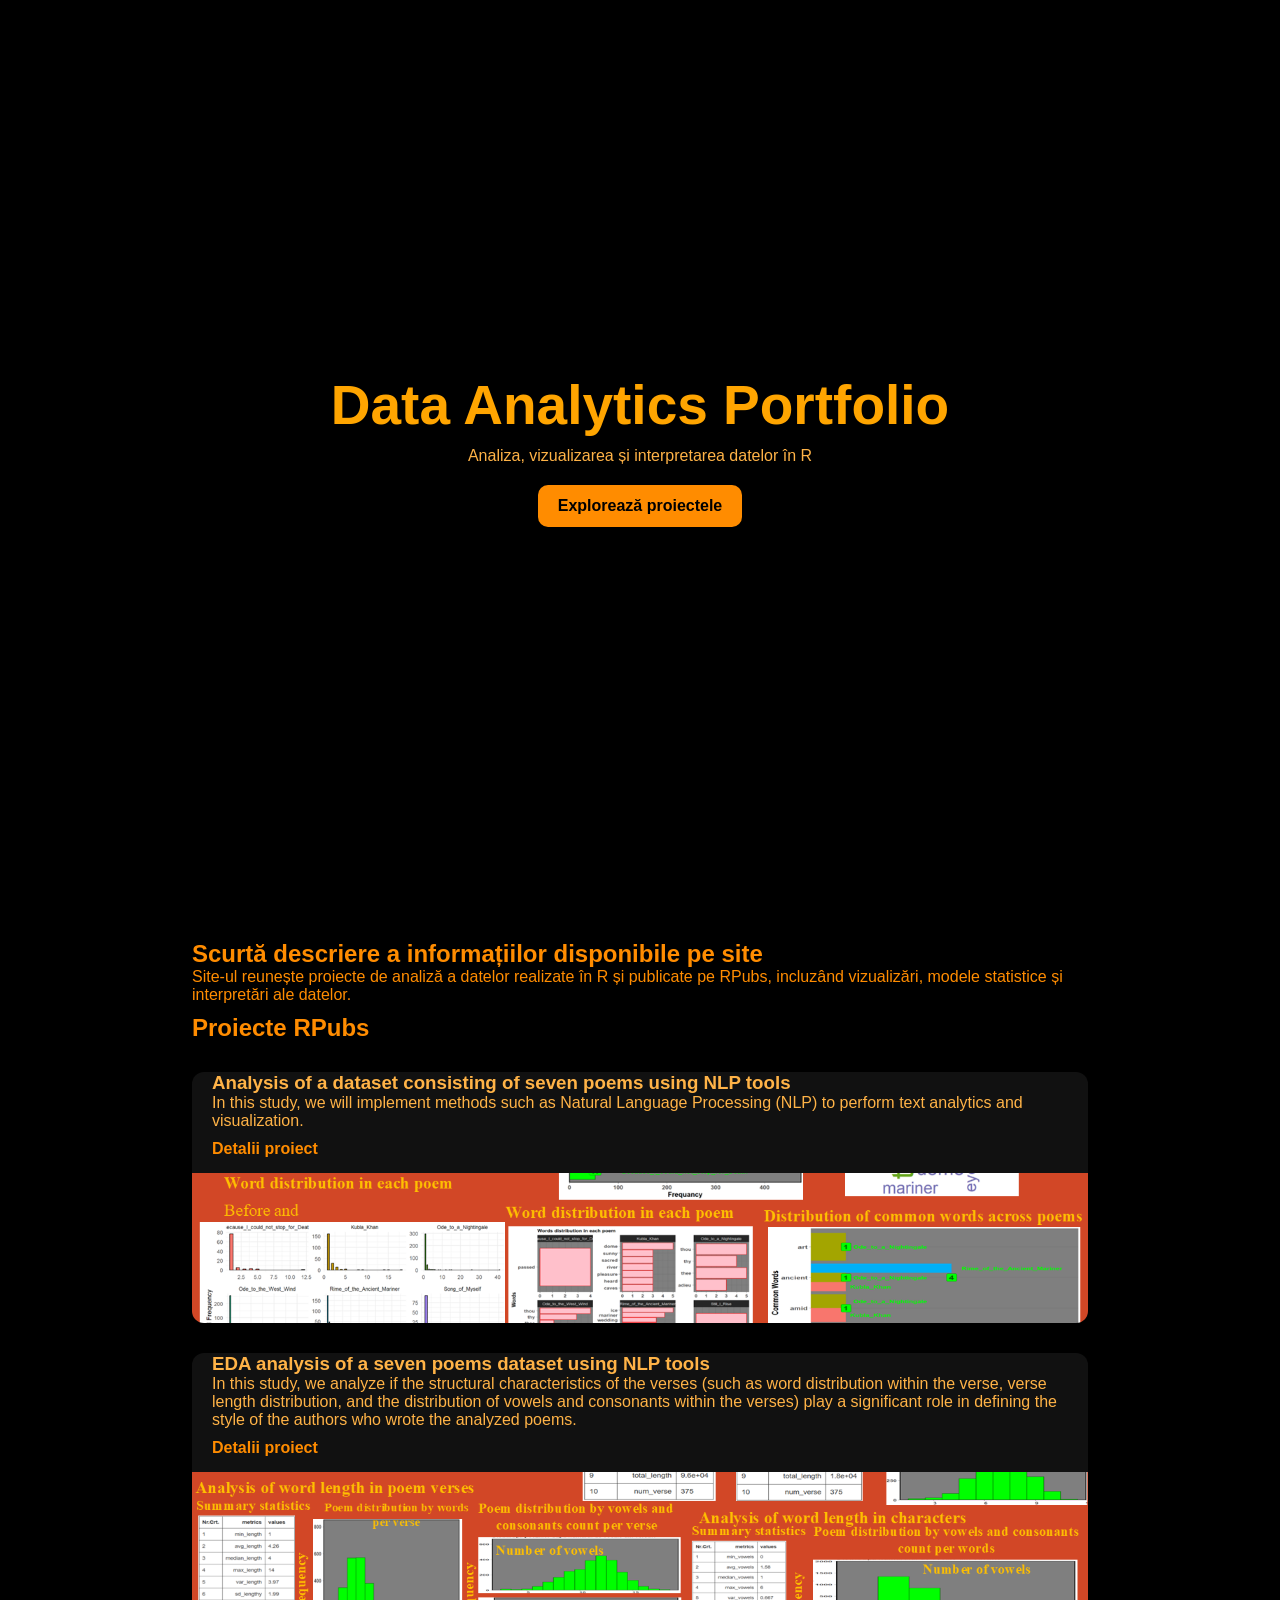
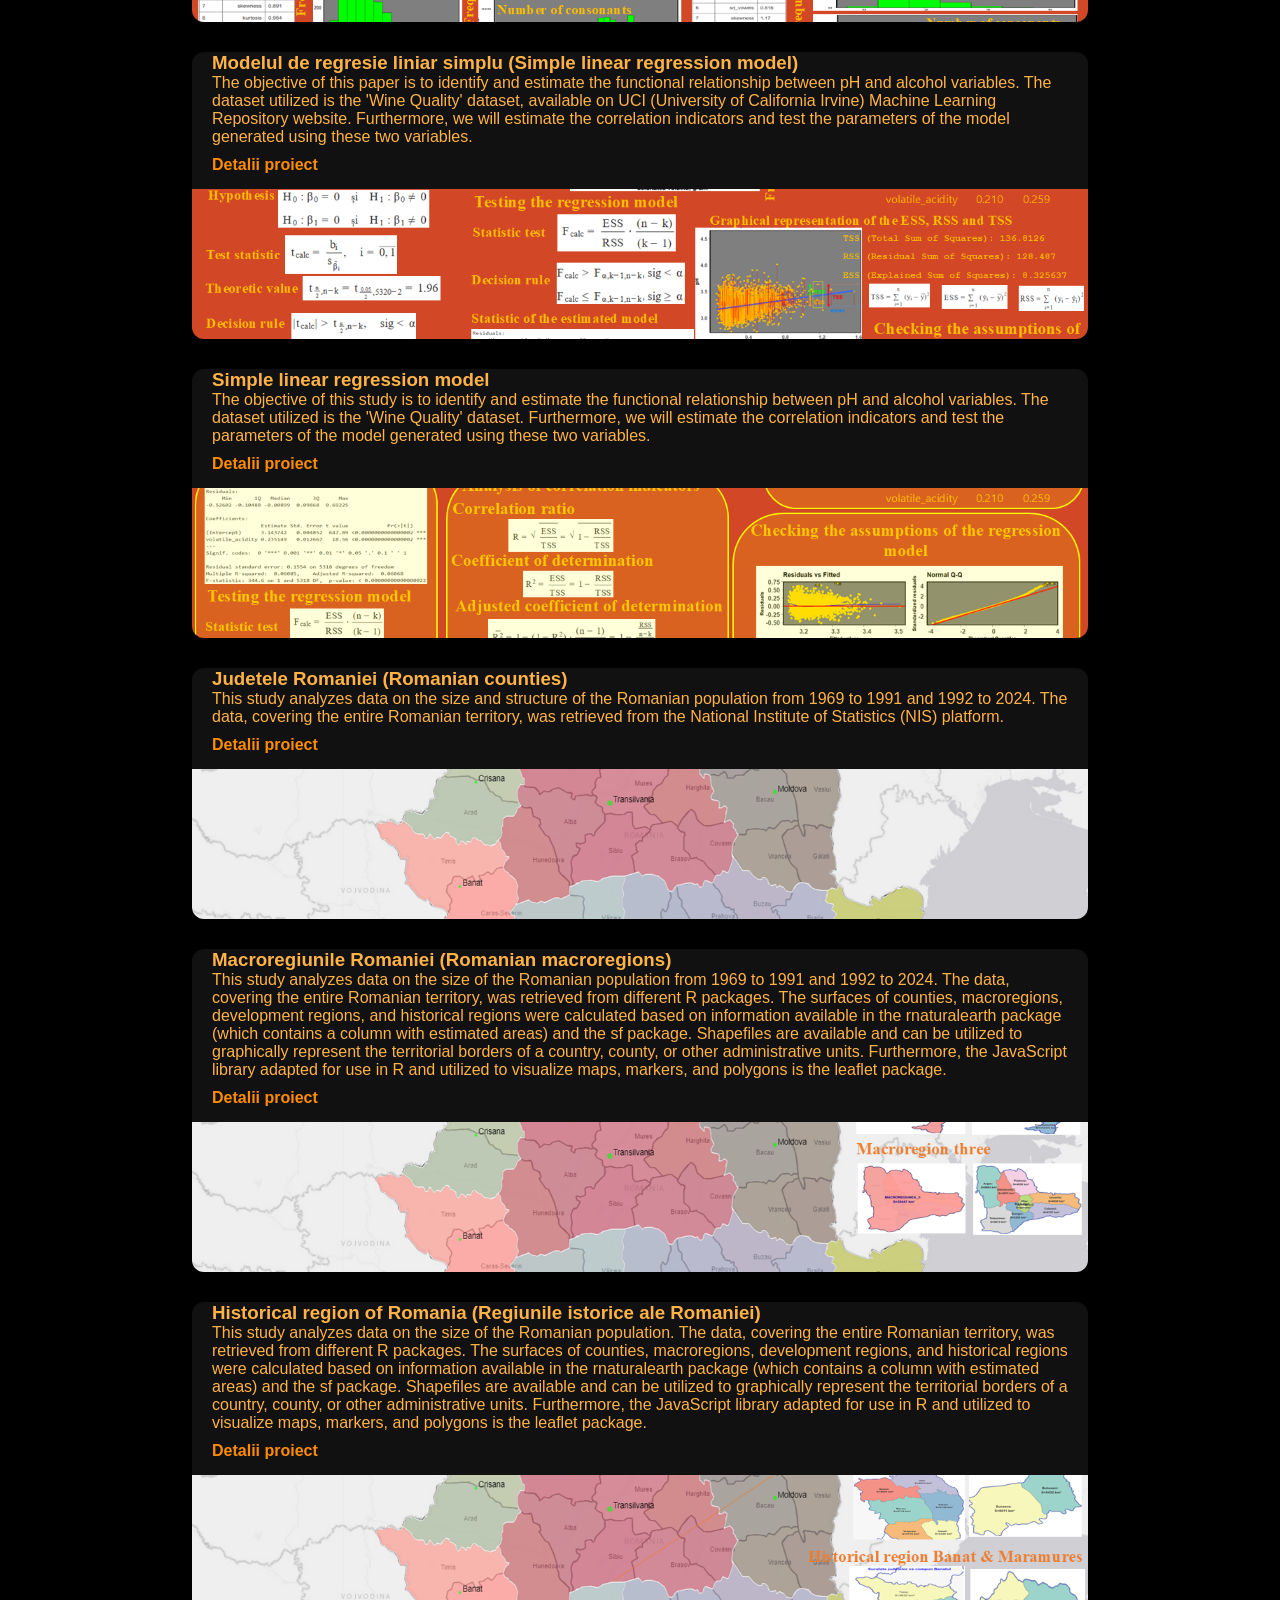
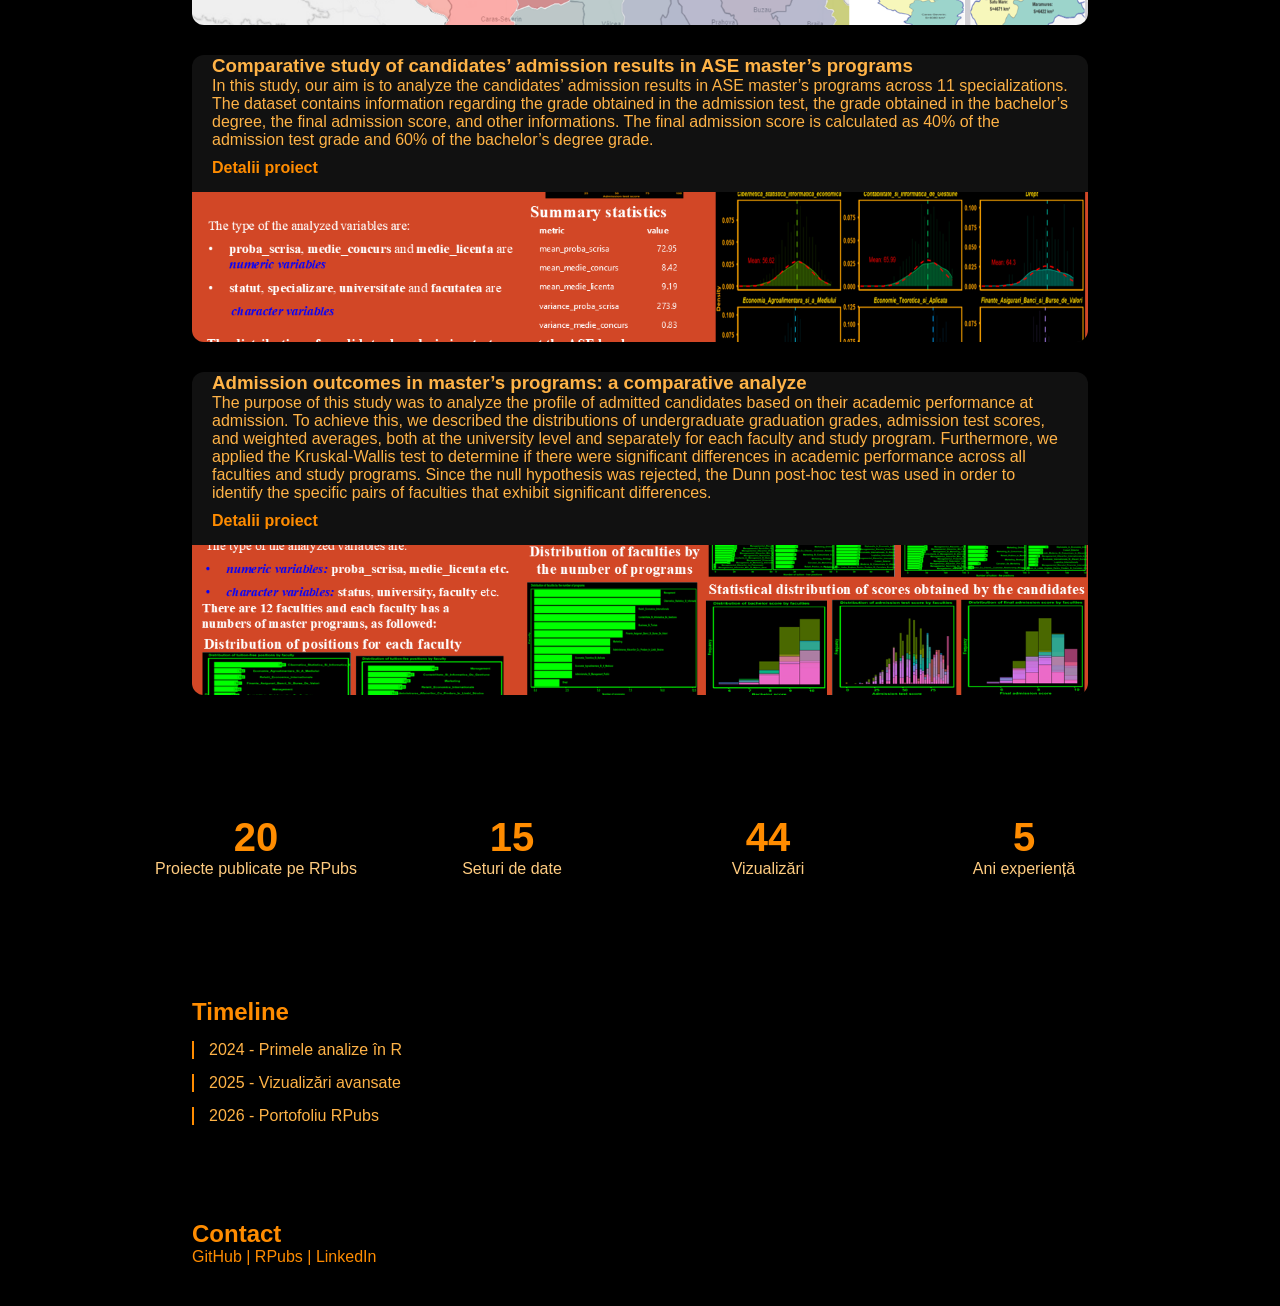
<file: index.html>
<!DOCTYPE html>
<html lang="ro">
<head>
  <meta charset="UTF-8">
  <meta name="viewport" content="width=device-width, initial-scale=1.0">
  <title>Data Analytics Portfolio</title>
  <link rel="stylesheet" href="style.css">
</head>
<body>

<!-- HERO -->
<section class="hero">
  <div class="hero-content">
    <h1 class="reveal">Data Analytics Portfolio</h1>
    <p class="reveal">Analiza, vizualizarea și interpretarea datelor în R</p>
    <a href="#projects" class="btn">Explorează proiectele</a>
  </div>
</section>

<!-- ABOUT -->
<section class="section reveal" id="about">
  <h2>Scurtă descriere a informațiilor disponibile pe site</h2>
  <p>Site-ul reunește proiecte de analiză a datelor realizate în R și publicate pe RPubs, incluzând vizualizări, modele statistice și interpretări ale datelor.</p>
</section>

<!-- PROJECTS -->
<section id="projects" class="section">
  <h2 class="reveal">Proiecte RPubs</h2>
  <div class="grid">
    <div class="card reveal">
      <h3>Analysis of a dataset consisting of seven poems using NLP tools</h3>
      <p>In this study, we will implement methods such as Natural Language Processing (NLP) to perform text analytics and visualization.</p>
      <a href="https://rpubs.com/mihaela123/1263158">Detalii proiect</a>
      <img src="word_distribution_in_each_poem.png" alt="Distribuția poeziilor după numărul de cuvinte">
    </div>
    <div class="card reveal">
      <h3>EDA analysis of a seven poems dataset using NLP tools</h3>
      <p>In this study, we analyze if the structural characteristics of the verses (such as word distribution within the verse, verse length distribution, and the distribution of vowels and consonants within the verses) play a significant role in defining the style of the authors who wrote the analyzed poems.
</p>
      <a href="https://rpubs.com/mihaela123/1264691">Detalii proiect</a>
      <img src="EDA_Analysis_of_a_Seven_Poems.png" alt="EDA analysis of a seven poems dataset using NLP tools">
    </div>
    <div class="card reveal">
      <h3>Modelul de regresie liniar simplu (Simple linear regression model)</h3>
      <p>The objective of this paper is to identify and estimate the functional relationship between pH and alcohol variables. The dataset utilized is the 'Wine Quality' dataset, available on UCI (University of California Irvine) Machine Learning Repository website. Furthermore, we will estimate the correlation indicators and test the parameters of the model generated using these two variables.</p>
      <a href="https://rpubs.com/mihaela123/1266378">Detalii proiect</a>
      <img src="MRLS.png" alt="The simple regression model">
    </div>
   <div class="card reveal">
      <h3>Simple linear regression model</h3>
      <p>The objective of this study is to identify and estimate the functional relationship between pH and alcohol variables. The dataset utilized is the 'Wine Quality' dataset. Furthermore, we will estimate the correlation indicators and test the parameters of the model generated using these two variables.</p>
      <a href="https://rpubs.com/mihaela123/1267339">Detalii proiect</a>
      <img src="MRLS_en.png" alt="The simple regression model">
    </div>
   <div class="card reveal">
      <h3>Judetele Romaniei (Romanian counties)</h3>
      <p>This study analyzes data on the size and structure of the Romanian population from 1969 to 1991 and 1992 to 2024. The data, covering the entire Romanian territory, was retrieved from the National Institute of Statistics (NIS) platform.</p>
      <a href="https://rpubs.com/mihaela123/1272005">Detalii proiect</a>
      <img src="Judetele_Romaniei.png" alt="Romania countries surface">
    </div>
   <div class="card reveal">
      <h3>Macroregiunile Romaniei (Romanian macroregions)</h3>
      <p>This study analyzes data on the size of the Romanian population from 1969 to 1991 and 1992 to 2024. The data, covering the entire Romanian territory, was retrieved from different R packages. The surfaces of counties, macroregions, development regions, and historical regions were calculated based on information available in the rnaturalearth package (which contains a column with estimated areas) and the sf package. Shapefiles are available and can be utilized to graphically represent the territorial borders of a country, county, or other administrative units. Furthermore, the JavaScript library adapted for use in R and utilized to visualize maps, markers, and polygons is the leaflet package.</p>
      <a href="https://rpubs.com/mihaela123/1272321">Detalii proiect</a>
      <img src="Romania_Macroregions.png" alt="Romania macroregions surface">
    </div>

    <div class="card reveal">
      <h3>Historical region of Romania (Regiunile istorice ale Romaniei)</h3>
      <p>This study analyzes data on the size of the Romanian population. The data, covering the entire Romanian territory, was retrieved from different R packages. The surfaces of counties, macroregions, development regions, and historical regions were calculated based on information available in the rnaturalearth package (which contains a column with estimated areas) and the sf package. Shapefiles are available and can be utilized to graphically represent the territorial borders of a country, county, or other administrative units. Furthermore, the JavaScript library adapted for use in R and utilized to visualize maps, markers, and polygons is the leaflet package.</p>
      <a href="https://rpubs.com/mihaela123/1273662">Detalii proiect</a>
      <img src="Romania_historical_regions.png" alt="Romania historical region surface">
    </div>
    
    <div class="card reveal">
      <h3>Comparative study of candidates’ admission results in ASE master’s programs</h3>
      <p>In this study, our aim is to analyze the candidates’ admission results in ASE master’s programs across 11 specializations. The dataset contains information regarding the grade obtained in the admission test, the grade obtained in the bachelor’s degree, the final admission score, and other informations. The final admission score is calculated as 40% of the admission test grade and 60% of the bachelor’s degree grade. </p>
      <a href="https://rpubs.com/mihaela123/1333942">Detalii proiect</a>
      <img src="Comparative_study_of_candidates_admission_results_in_ASE.png" alt="Comparative study of candidates admission results in ASE master programs">
    </div>

    <div class="card reveal">
      <h3>Admission outcomes in master’s programs: a comparative analyze</h3>
      <p> The purpose of this study was to analyze the profile of admitted candidates based on their academic performance at admission. To achieve this, 
        we described the distributions of undergraduate graduation grades, admission test scores, and weighted averages, both at the university level and separately 
        for each faculty and study program. Furthermore, we applied the Kruskal‑Wallis test to determine if there were significant differences in academic performance across all faculties and study programs.
        Since the null hypothesis was rejected, the Dunn post-hoc test was used in order to identify the specific pairs of faculties that exhibit significant differences. </p>
      <a href="https://rpubs.com/mihaela123/1333942">Detalii proiect</a>
      <img src="Comparative_study_of_candidates_admission_results_in_ASE1.png" alt="Comparative study of candidates admission results in ASE master programs">
    </div>

    
  </div>
</section>

<!-- STATS -->
<section class="stats">
  <div class="stat">
    <h3 class="counter" data-target="20">0</h3>
    <p>Proiecte publicate pe RPubs</p>
  </div>
  <div class="stat">
    <h3 class="counter" data-target="15">0</h3>
    <p>Seturi de date</p>
  </div>
  <div class="stat">
    <h3 class="counter" data-target="50">0</h3>
    <p>Vizualizări</p>
  </div>
  <div class="stat">
    <h3 class="counter" data-target="5">0</h3>
    <p>Ani experiență</p>
  </div>
</section>

<!-- TIMELINE -->
<section class="section reveal">
  <h2>Timeline</h2>
  <div class="timeline">
    <div>2024 - Primele analize în R</div>
    <div>2025 - Vizualizări avansate</div>
    <div>2026 - Portofoliu RPubs</div>
  </div>
</section>

<!-- CONTACT -->
<section class="section reveal">
  <h2>Contact</h2>
  <p>GitHub | RPubs | LinkedIn</p>
</section>

<button id="topBtn">↑</button>

<!-- MODAL PENTRU IMAGINI -->
<div id="imageModal" class="modal">
  <span class="close">&times;</span>
  <img class="modal-content" id="modalImg">
  <div id="modalCaption"></div>
</div>

<script src="script.js"></script>
</body>
</html>
</file>
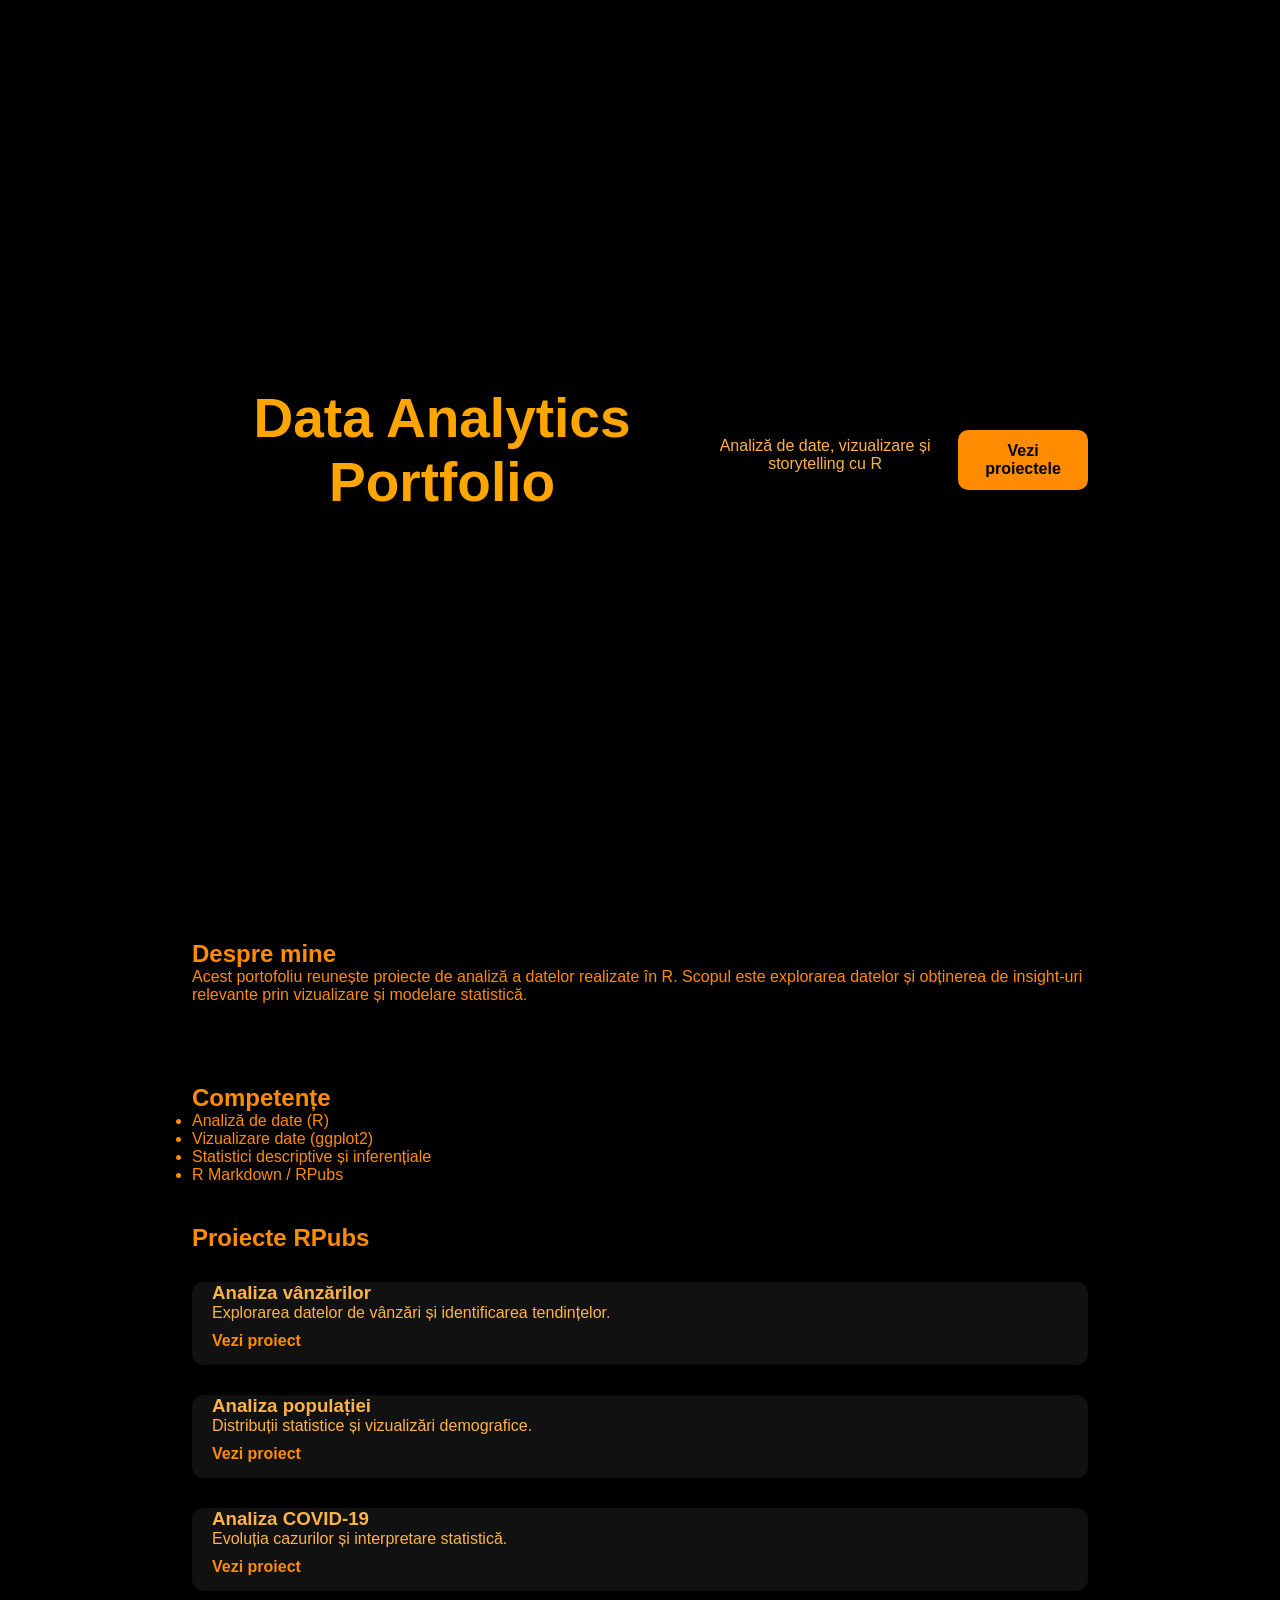
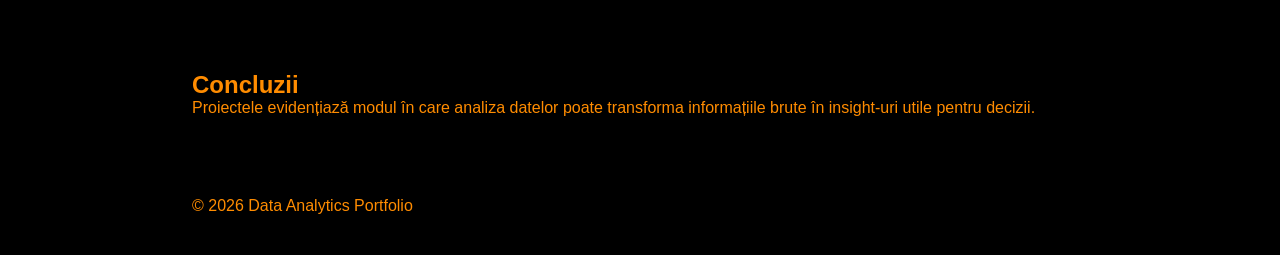
<file: main.html>
<!DOCTYPE html>
<html lang="ro">
<head>
  <meta charset="UTF-8" />
  <meta name="viewport" content="width=device-width, initial-scale=1.0"/>
  <title>Data Analytics Portfolio</title>
  <link rel="stylesheet" href="style.css">
</head>

<body>

<!-- HERO -->
<section class="section hero">
  <h1>Data Analytics Portfolio</h1>
  <p>Analiză de date, vizualizare și storytelling cu R</p>
  <a href="#projects" class="btn">Vezi proiectele</a>
</section>

<!-- ABOUT -->
<section class="section">
  <h2>Despre mine</h2>
  <p>
    Acest portofoliu reunește proiecte de analiză a datelor realizate în R.
    Scopul este explorarea datelor și obținerea de insight-uri relevante prin vizualizare și modelare statistică.
  </p>
</section>

<!-- SKILLS -->
<section class="section">
  <h2>Competențe</h2>
  <ul>
    <li>Analiză de date (R)</li>
    <li>Vizualizare date (ggplot2)</li>
    <li>Statistici descriptive și inferențiale</li>
    <li>R Markdown / RPubs</li>
  </ul>
</section>

<!-- PROJECTS -->
<section class="section" id="projects">
  <h2>Proiecte RPubs</h2>

  <div class="grid">

    <div class="card">
      <h3>Analiza vânzărilor</h3>
      <p>Explorarea datelor de vânzări și identificarea tendințelor.</p>
      <a href="LINK_RPUBS_1" target="_blank">Vezi proiect</a>
    </div>

    <div class="card">
      <h3>Analiza populației</h3>
      <p>Distribuții statistice și vizualizări demografice.</p>
      <a href="LINK_RPUBS_2" target="_blank">Vezi proiect</a>
    </div>

    <div class="card">
      <h3>Analiza COVID-19</h3>
      <p>Evoluția cazurilor și interpretare statistică.</p>
      <a href="LINK_RPUBS_3" target="_blank">Vezi proiect</a>
    </div>

  </div>
</section>

<!-- IMPACT -->
<section class="section">
  <h2>Concluzii</h2>
  <p>
    Proiectele evidențiază modul în care analiza datelor poate transforma informațiile brute în insight-uri utile pentru decizii.
  </p>
</section>

<!-- FOOTER -->
<section class="section footer">
  <p>© 2026 Data Analytics Portfolio</p>
</section>

</body>
</html>
</file>
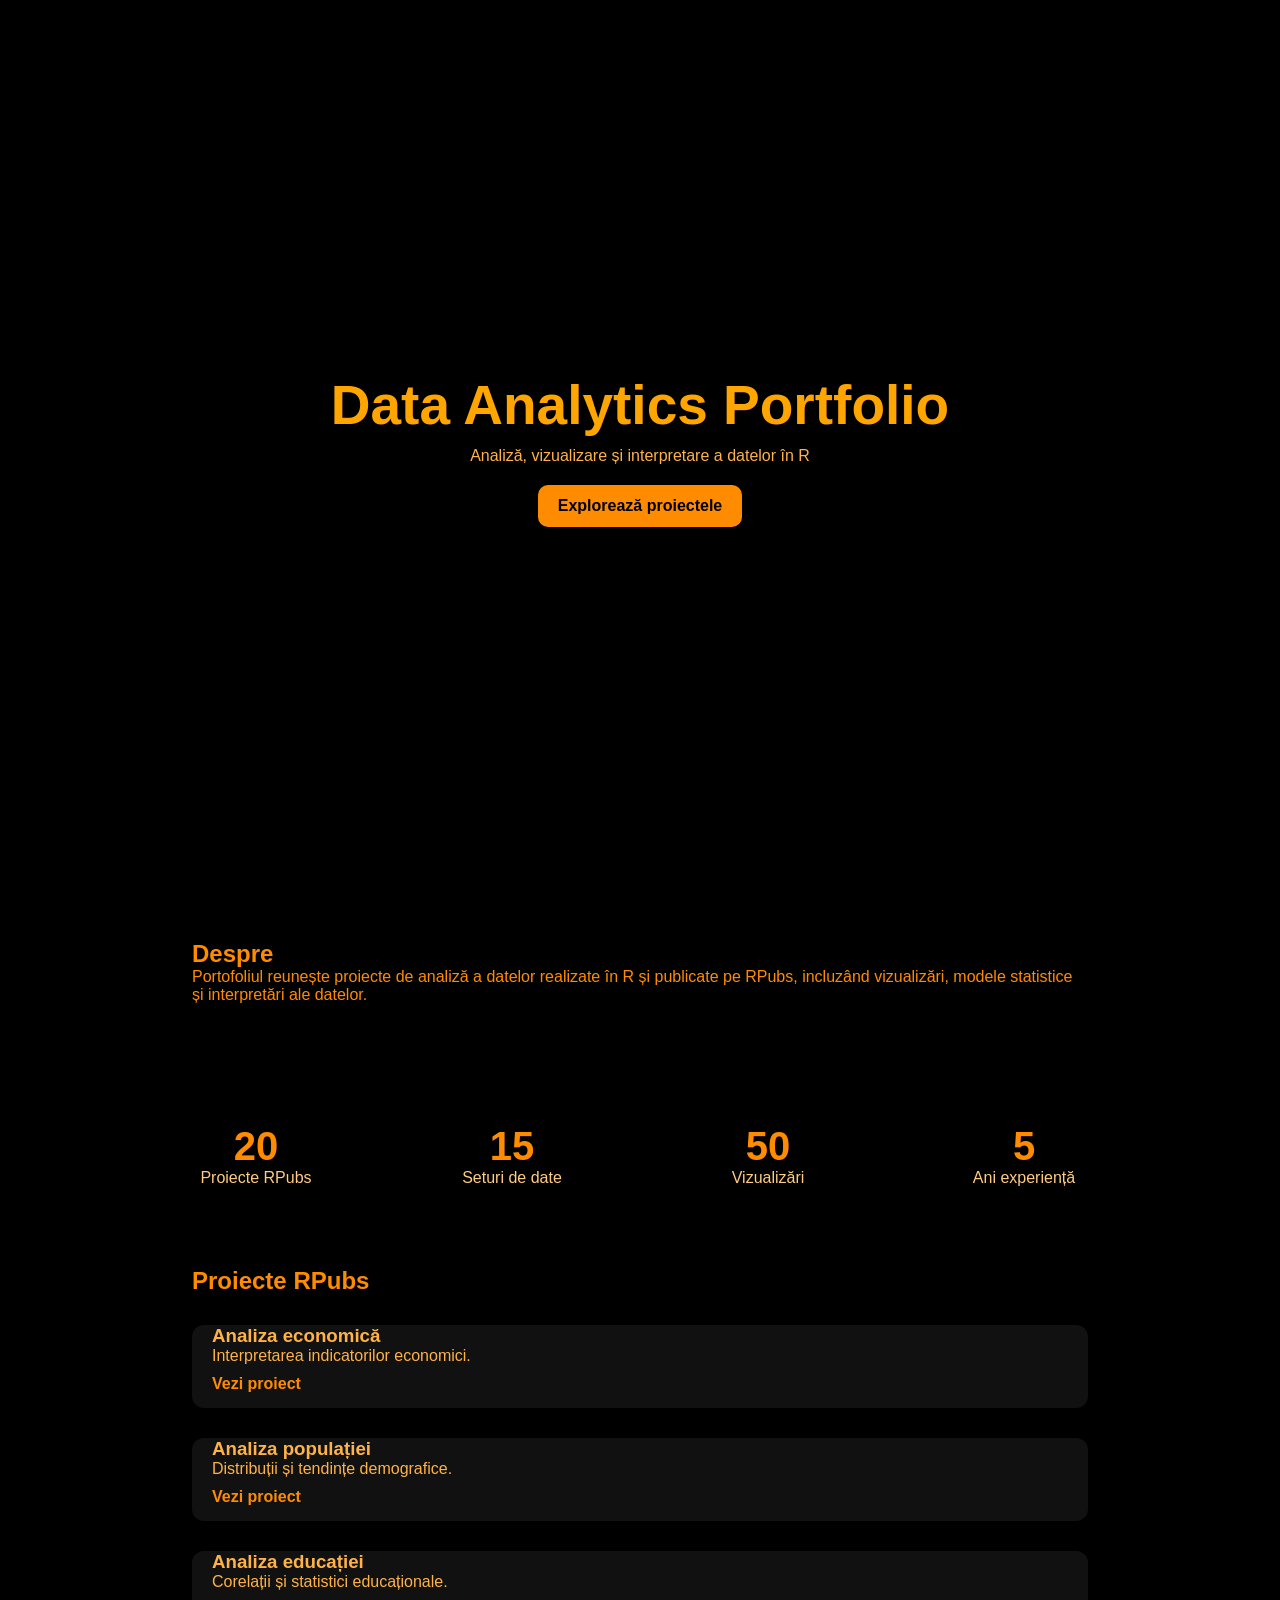
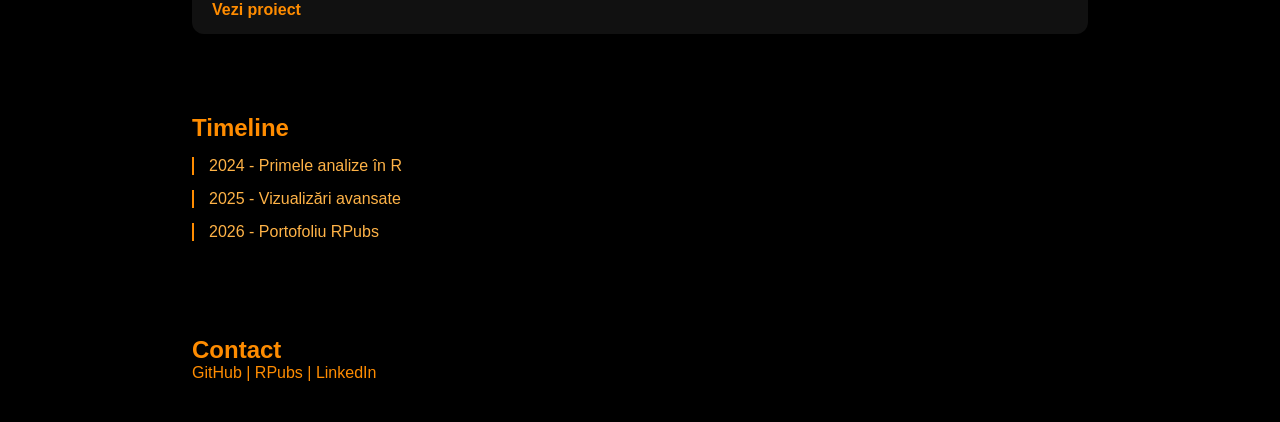
<file: script.html>
<!DOCTYPE html>
<html lang="ro">
<head>
  <meta charset="UTF-8" />
  <meta name="viewport" content="width=device-width, initial-scale=1.0"/>
  <title>Data Analytics Portfolio</title>
  <link rel="stylesheet" href="style.css">
</head>

<body>

<!-- HERO -->
<section class="hero">
  <div class="hero-content">
    <h1 class="reveal">Data Analytics Portfolio</h1>
    <p class="reveal">Analiză, vizualizare și interpretare a datelor în R</p>
    <a href="#projects" class="btn">Explorează proiectele</a>
  </div>
</section>

<!-- ABOUT -->
<section class="section reveal">
  <h2>Despre</h2>
  <p>
    Portofoliul reunește proiecte de analiză a datelor realizate în R și publicate pe RPubs,
    incluzând vizualizări, modele statistice și interpretări ale datelor.
  </p>
</section>

<!-- STATS -->
<section class="stats">
  <div class="stat">
    <h3 class="counter" data-target="20">0</h3>
    <p>Proiecte RPubs</p>
  </div>
  <div class="stat">
    <h3 class="counter" data-target="15">0</h3>
    <p>Seturi de date</p>
  </div>
  <div class="stat">
    <h3 class="counter" data-target="50">0</h3>
    <p>Vizualizări</p>
  </div>
  <div class="stat">
    <h3 class="counter" data-target="5">0</h3>
    <p>Ani experiență</p>
  </div>
</section>

<!-- PROJECTS -->
<section id="projects" class="section">
  <h2 class="reveal">Proiecte RPubs</h2>

  <div class="grid">

    <div class="card reveal">
      <h3>Analiza economică</h3>
      <p>Interpretarea indicatorilor economici.</p>
      <a href="#">Vezi proiect</a>
    </div>

    <div class="card reveal">
      <h3>Analiza populației</h3>
      <p>Distribuții și tendințe demografice.</p>
      <a href="#">Vezi proiect</a>
    </div>

    <div class="card reveal">
      <h3>Analiza educației</h3>
      <p>Corelații și statistici educaționale.</p>
      <a href="#">Vezi proiect</a>
    </div>

  </div>
</section>

<!-- TIMELINE -->
<section class="section reveal">
  <h2>Timeline</h2>
  <div class="timeline">
    <div>2024 - Primele analize în R</div>
    <div>2025 - Vizualizări avansate</div>
    <div>2026 - Portofoliu RPubs</div>
  </div>
</section>

<!-- CONTACT -->
<section class="section reveal">
  <h2>Contact</h2>
  <p>GitHub | RPubs | LinkedIn</p>
</section>

<!-- BACK TO TOP -->
<button id="topBtn">↑</button>

<script src="script.js"></script>
</body>
</html>
</file>
<file: style.css>
* {
  margin: 0;
  padding: 0;
  box-sizing: border-box;
  scroll-behavior: smooth;
  font-family: Arial, sans-serif;
}

body {
  background: #000;
  color: #ff8c00;
  overflow-x: hidden;
}

/* HERO */
.hero {
  height: 100vh;
  display: flex;
  justify-content: center;
  align-items: center;
  text-align: center;
  background: #000;
}
.hero h1 {
  font-size: 55px;
  color: #ffa500;
}
.hero p {
  color: #ffb347;
  margin-top: 10px;
}
.btn {
  display: inline-block;
  margin-top: 20px;
  padding: 12px 20px;
  background: #ff8c00;
  color: #000;
  border-radius: 10px;
  text-decoration: none;
  font-weight: bold;
  transition: 0.3s;
}
.btn:hover {
  background: #ffa500;
  transform: scale(1.02);
}

/* SECTIONS */
.section {
  padding: 40px 15%;
}

/* Aproprie ABOUT de PROJECTS */
#about {
  padding-bottom: 10px;
}
#projects {
  padding-top: 0;
}
#projects h2 {
  margin-bottom: 30px;
}

/* FADE IN */
.reveal {
  opacity: 0;
  transform: translateY(40px);
  transition: all 1s ease;
}
.reveal.active {
  opacity: 1;
  transform: translateY(0);
}

/* STATS */
.stats {
  display: grid;
  grid-template-columns: repeat(4, 1fr);
  text-align: center;
  padding: 80px 10%;
}
.stat h3 {
  font-size: 40px;
  color: #ff8c00;
}
.stat p {
  color: #ffcc80;
}

/* CARDS – vertical, fără padding pe card */
.grid {
  display: flex;
  flex-direction: column;
  gap: 30px;
  margin-top: 10px;
}
.card {
  width: 100%;
  background: #111;
  padding: 0;              /* elimin padding complet */
  border-radius: 12px;
  overflow: hidden;       /* colțurile sunt rotunjite și pentru imagine */
  color: #ffb347;
  transition: 0.3s;
}
.card:hover {
  transform: translateY(-5px);
  box-shadow: 0 10px 30px rgba(255, 140, 0, 0.2);
}
/* Textul din card primește padding lateral */
.card h3, .card p, .card a {
  padding-left: 20px;
  padding-right: 20px;
}
.card a {
  display: inline-block;
  margin-top: 10px;
  margin-bottom: 15px;
  color: #ff8c00;
  text-decoration: none;
  font-weight: bold;
}
.card img {
  width: 100%;            /* întinde pe toată lățimea cardului */
  height: 150px;          /* înălțime fixă – modifică aici */
  object-fit: cover;      /* decupează pentru a umple fără deformare */
  display: block;
  margin: 0;
  cursor: pointer;
  transition: opacity 0.2s;
}
.card img:hover {
  opacity: 0.9;
}

/* TIMELINE */
.timeline div {
  margin: 15px 0;
  padding-left: 15px;
  border-left: 2px solid #ff8c00;
  color: #ffb347;
}

/* BACK TO TOP */
#topBtn {
  position: fixed;
  bottom: 20px;
  right: 20px;
  padding: 12px 15px;
  border: none;
  background: #ff8c00;
  color: #000;
  border-radius: 50%;
  cursor: pointer;
  display: none;
  font-weight: bold;
  transition: 0.3s;
}
#topBtn:hover {
  background: #ffa500;
  transform: scale(1.05);
}

/* MODAL (lightbox) */
.modal {
  display: none;
  position: fixed;
  z-index: 1000;
  left: 0;
  top: 0;
  width: 100%;
  height: 100%;
  background-color: rgba(0, 0, 0, 0.95);
  overflow: auto;
  cursor: pointer;
}
.modal-content {
  margin: auto;
  display: block;
  max-width: 90%;
  max-height: 90%;
  object-fit: contain;
  margin-top: 5%;
  animation: zoom 0.3s;
  cursor: default;
}
@keyframes zoom {
  from { transform: scale(0.9); opacity: 0; }
  to { transform: scale(1); opacity: 1; }
}
.close {
  position: absolute;
  top: 20px;
  right: 35px;
  color: #ff8c00;
  font-size: 50px;
  font-weight: bold;
  transition: 0.3s;
  cursor: pointer;
  z-index: 1001;
}
.close:hover,
.close:focus {
  color: #ffa500;
  transform: scale(1.1);
}
#modalCaption {
  text-align: center;
  color: #ffb347;
  padding: 15px 20px;
  font-size: 18px;
  position: absolute;
  bottom: 30px;
  left: 0;
  right: 0;
  background: rgba(0,0,0,0.7);
  margin: 0 auto;
  width: fit-content;
  border-radius: 30px;
  pointer-events: none;
}
</file>
